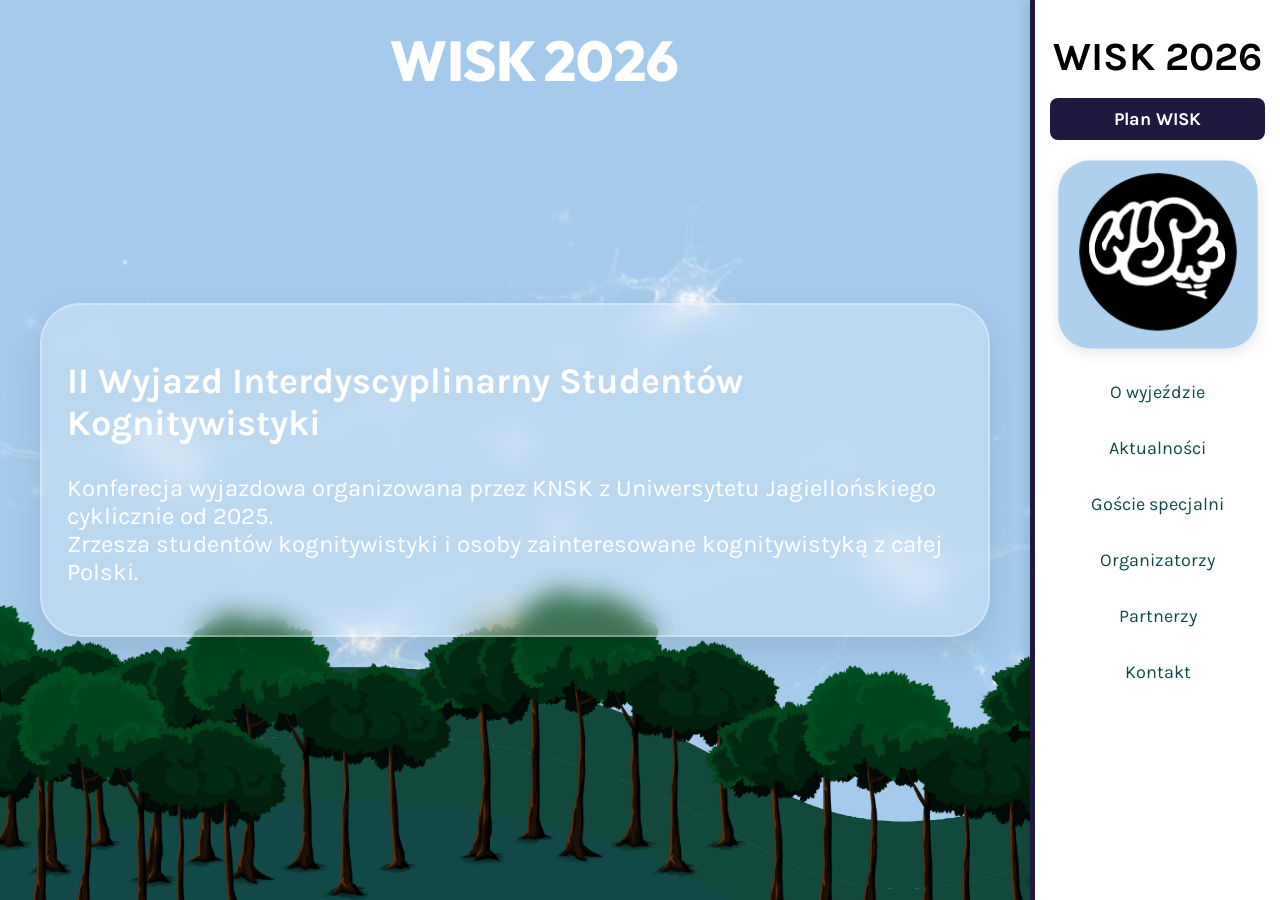
<file: index.html>
<!DOCTYPE html>
<html lang="pl">

<head>
    <meta charset="UTF-8">
    <meta name="viewport" content="width=device-width, initial-scale=1.0">
    <title>WISK 2026</title>
    <link href="https://fonts.googleapis.com/css2?family=Outfit:wght@600&family=Karla:wght@400;700&display=swap" rel="stylesheet">
    <link rel="stylesheet" href="styles.css">
    <link rel="stylesheet" href="themes.css">
</head>

<body>
    <button class="hamburger-menu" aria-label="Toggle menu">
        &#9776;
    </button>

    <nav class="side-menu right-menu">
        <h2 class="title">WISK 2026</h2>
        <ul id="menu-list">
            <li class="menu-terminarz"><a href="terminarz.html">Plan WISK</a></li>
            <li class="logo">
                <a href="#home"><img src="images/14.png" alt="Logo" /></a>
            </li>
            <li><a href="#about">O wyjeździe</a></li>
            <li><a href="#updates">Aktualności</a></li>
            <li><a href="#speakers">Goście specjalni</a></li>

            <li><a href="#organizers">Organizatorzy</a></li>
            <li><a href="#partners">Partnerzy</a></li>
            <li><a href="#contact">Kontakt</a></li>
        </ul>
    </nav>

    <main>
        <section id="home" class="section sunrise">
            <!-- <li class="logo_uj">
                <a href="https://www.google.com/"><img src="images/11.png" alt="Uniwersytet" /></a>
            </li> -->
            <h1>WISK 2026</h1>
            <div class="content-cloud">
                <h2>II Wyjazd Interdyscyplinarny Studentów Kognitywistyki</h2>
                <p>Konferecja wyjazdowa organizowana przez KNSK z Uniwersytetu Jagiellońskiego cyklicznie od 2025.<br>Zrzesza studentów kognitywistyki i osoby zainteresowane kognitywistyką z całej Polski. </p>
            </div>
        </section>

        <section id="about" class="section light_mountains">
            <h1>O wyjeździe</h1>
            <div class="about-container">
                <div class="content-cloud">
                    <p>Dziękujemy wszystkim za udział w tegorocznym wyjeźdźie!</p>
                    <P>Księgę abstraktów można <a href="ksiega_abstraktow.pdf" target="_blank">pobrać tutaj!</a></P>
                    <p><strong>Zapraszamy za rok!</strong></p>
                </div>

                <div class="about-map-cloud">
                    <iframe src="https://www.google.com/maps/embed?pb=!1m18!1m12!1m3!1d10400.816637604752!2d20.028615439941724!3d49.32935344430071!2m3!1f0!2f0!3f0!3m2!1i1024!2i768!4f13.1!3m3!1m2!1s0x4715f3da7a9ac8dd%3A0xc3611a5afc012c17!2sLimba%20Resort%20Komfort!5e0!3m2!1spl!2sus!4v1771448995587!5m2!1spl!2sus" width="600" height="450" style="border:0;" allowfullscreen="" loading="lazy" referrerpolicy="no-referrer-when-downgrade"></iframe>
                </div>
            </div>
        </section>

        <section id="updates" class="section light_mountains">
            <h1>Aktualności</h1>
            <div class="news-container">
                <article class="news-post content-cloud">
                    <div class="post-date">
                        <span class="day">9</span>
                        <span class="month">MAR</span>
                        <span class="year">2026</span>
                    </div>
                    <div class="post-content">
                        <h3 class="post-title">Opublikowaliśmy listę zakwalifikowanych uczestników</h3>
                        <p class="post-excerpt">Kolejne informacje dotyczące wpłat są dla Was dostępne mailowo</p>
                    </div>
                </article>

                <article class="news-post content-cloud">
                    <div class="post-date">
                        <span class="day">4</span>
                        <span class="month">MAR</span>
                        <span class="year">2026</span>
                    </div>
                    <div class="post-content">
                        <h3 class="post-title">Spotkanie organizacyjne</h3>
                        <p class="post-excerpt">Odbyło się o godzinie 18.00</p>
                    </div>
                </article>

                <article class="news-post content-cloud">
                    <div class="post-date">
                        <span class="day">5</span>
                        <span class="month">GRU</span>
                        <span class="year">2025</span>
                    </div>
                    <div class="post-content">
                        <h3 class="post-title">Nowi partnerzy dołączyli</h3>
                        <p class="post-excerpt">Mamy przyjemność ogłosić, że do grona naszych partnerów dołączyły nowe koła kognitywistyczne :D</p>
                    </div>
                </article>

                <article class="news-post content-cloud">
                    <div class="post-date">
                        <span class="day">15</span>
                        <span class="month">PAŹ</span>
                        <span class="year">2025</span>
                    </div>
                    <div class="post-content">
                        <h3 class="post-title">Utworzenie Komitetu Organizacyjnego</h3>
                        <p class="post-excerpt">Informujemy, że utworzony został Komitet Organizacyjny i rozpoczynamy pracę nad konferencją</p>
                    </div>
                </article>
            </div>
        </section>

        <section id="speakers" class="section trees_sunset">
            <h1>Goście specjalni</h1>
            <div class="content-cloud">
                <h2>Nasi goście</h2>
                <div class="speakers-container">
                    <a class="contact-link facebook" href="prelegenci.html#one">dr Magdalena Reuter</a>
                    <a class="contact-link event" href="prelegenci.html#two">dr Matylda Ciołkosz</a>
                    <a class="contact-link instagram" href="prelegenci.html#three">Michał Domagała</a>
                </div>
            </div>
        </section>

        <section id="organizers" class="section trees_sunset">
            <h1>Organizatorzy</h1>
            <div class="content-cloud" style="width: 90%; max-width: 1200px;">
                <p>Organizatorem wyjazdu jest Koło Naukowe Studentów Kognitywistyki na Uniwersytecie Jagiellońskim <strong>KNSK UJ</strong>, działające pod Katedrą Kognitywistki UJ</p>
                <p>W Komitecie Organizacyjnym stojącym za WISKiem znajduje się az 15 osób! Pracujemy w następujących sekcjach:</p>
                <div class="organizers-container">
                    <div class="organizer-chip promo"><strong>Sekcja Promocji:</strong> Olga Stokłosa, Natalia Andrzejewska, Emilia Magiera, Marzena Grochowska</div>
                    <div class="organizer-chip logi"><strong>Sekcja Logistyki:</strong> Emilia Magiera, Emilia Wojdyło, Daria Hrebeniuk</div>
                    <div class="organizer-chip docs"><strong>Sekcja Wniosków:</strong> Kinga Szafron, Rafał Górski, Jan Famulski, Adam Naumiec</div>
                    <div class="organizer-chip finance"><strong>Sekcja Finansów:</strong> Maria Sulej, Angelika Sapryka</div>
                    <div class="organizer-chip science"><strong>Sekcja Naukowa:</strong> Anna Cerajewska, Aleksandra Kuchta</div>
                    <div class="organizer-chip it"><strong>Sekcja Informatyczna:</strong> Jan Sakłak, Emilia Magiera, Olga Stoklosa, Daria Hrebeniuk</div>
                </div>
            </div>
        </section>

        <section id="partners" class="section lavender_mountains">
            <h1>Nasi partnerzy</h1>
            <div class="content-cloud" style="width: 90%; max-width: 1200px;">
                <div class="partners-container">
                    <div class="partner-cloud">
                        <span>Katedra Kognitywistyki Uniwersytetu Jagiellońskiego</span>
                        <img src="logos/katedra.png" alt="logo" />
                    </div>
                    <div class="partner-cloud">
                        <span>Rada Kół Naukowych RKN UJ</span>
                        <img src="logos/rkn.png" alt="logo" />
                    </div>

                    <div class="partner-cloud">
                        <span>Fundacja Bratniak Uniwersytetu Jagiellońskiego</span>
                        <img src="logos/bratniak.png" alt="logo" />
                    </div>
        
                    <div class="partner-cloud">
                        <span>Instytut Religioznawstwa UJ</span>
                        <img src="logos/IR_logotyp_PL_ujbluegold.png" alt="Instytut Religioznawstwa UJ" />
                    </div>

                    <div class="partner-cloud">
                        <span>Koło Naukowe Studentów Kognitywistyki z UKENu</span>
                        <img src="logos/uken.jpg" alt="logo" />
                    </div>
        
                    <div class="partner-cloud">
                        <span>Koło Naukowe Studentów Uniwersytetu Śląskiego "Do Góry Mózgami"</span>
                        <img src="logos/us.png" alt="logo" />
                    </div>

                    <div class="partner-cloud">
                        <span>Koło Naukowe Neuroinformatyki UW</span>
                    </div>
                </div>
            </div>
        </section>

        <section id="contact" class="section indigo_trees">
            <h1>Kontakt</h1>
            <div class="content-cloud">
                <div class="contact-links-inline" style="display: flex; flex-wrap: wrap; gap: 20px; justify-content: center;">
                    <a class="contact-link facebook" href="https://www.facebook.com/kolokogniuj" target="_blank" rel="noopener noreferrer">Facebook</a>
                    <a class="contact-link event" href="https://fb.me/e/7upfKqDjj" target="_blank" rel="noopener noreferrer">Wydarzenie na FB</a>
                    <a class="contact-link instagram" href="https://www.instagram.com/knskuj/" target="_blank" rel="noopener noreferrer">Instagram</a>
                    <a class="contact-link mail" href="mailto:wiskognitywistyki@gmail.com">Mail</a>
                </div>
            </div>
            
            <div class="content-cloud abstract-book-cloud" style="margin-top: 30px;">
                <p>Na koniec konferencji udostępnimy księgę abstraktów!</p>
            </div>
        </section>

    </main>
    <script src="script.js"></script>
</body>
</html>
</file>
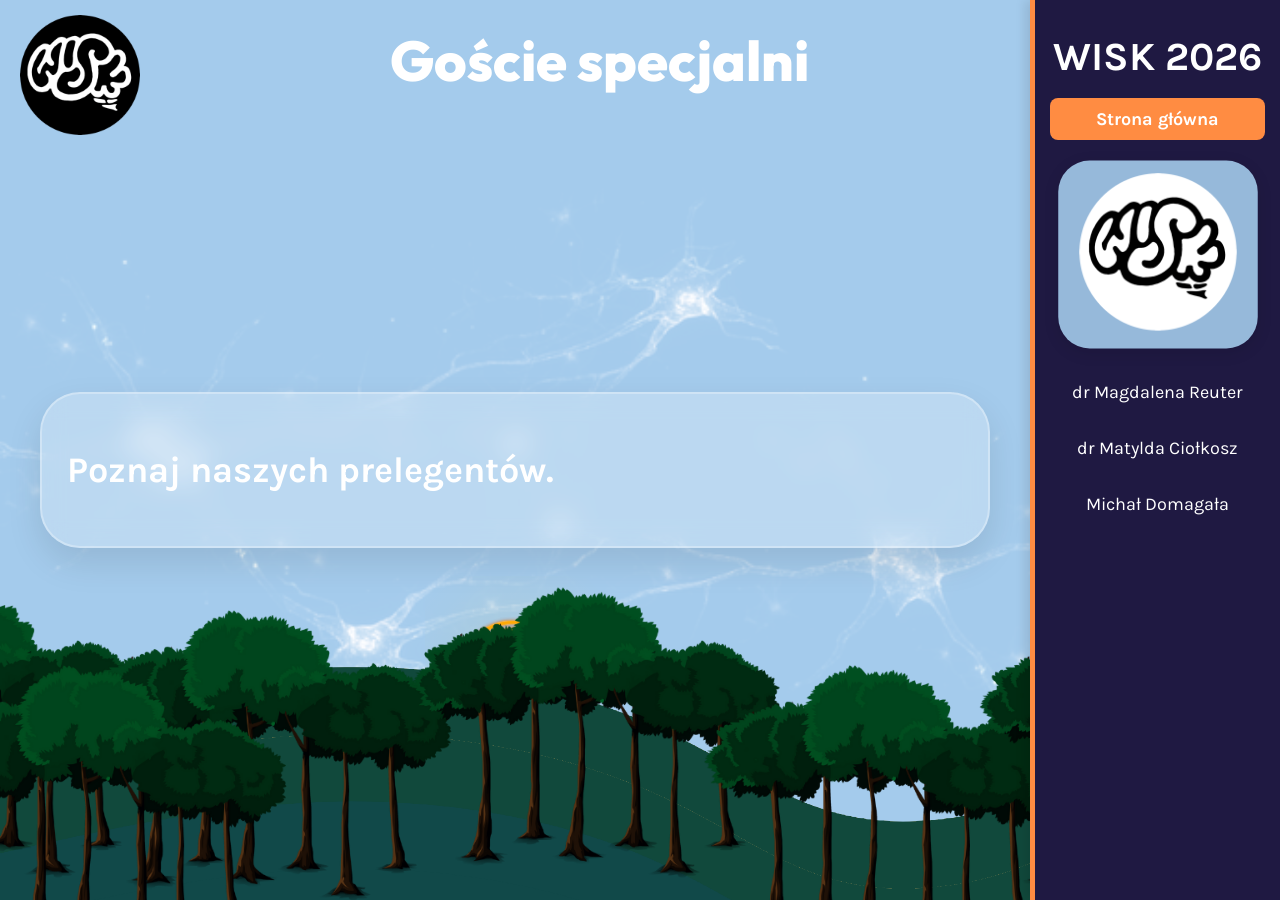
<file: prelegenci.html>
<!DOCTYPE html>
<html lang="pl">

<head>
    <meta charset="UTF-8">
    <meta name="viewport" content="width=device-width, initial-scale=1.0">
    <title>WISK 2026 - Prelegenci</title>
    <link href="https://fonts.googleapis.com/css2?family=Outfit:wght@600&family=Karla:wght@400;700&display=swap" rel="stylesheet">
    <link rel="stylesheet" href="styles.css">
    <link rel="stylesheet" href="themes.css">
</head>

<body class="prelegenci-page">
    <button class="hamburger-menu" aria-label="Toggle menu">
        &#9776;
    </button>

    <nav class="side-menu right-menu">
        <h2 class="title">WISK 2026</h2>
        <ul id="menu-list">
            <li class="menu-terminarz"><a href="index.html#speakers">Strona główna</a></li>
            <li class="logo">
                <a href="#home"><img src="images/11.png" alt="Logo" /></a>
            </li>
            <li><a href="#one">dr Magdalena Reuter</a></li>
            <li><a href="#two">dr Matylda Ciołkosz</a></li>
            <li><a href="#three">Michał Domagała</a></li>
        </ul>
    </nav>

    <main>
        <section id="home" class="section sunrise section-right">
            <li class="logo_uj">
                <a href="https://www.google.com/"><img src="images/14.png" alt="Uniwersytet" /></a>
            </li>
            <h1>Goście specjalni</h1>
            <div class="content-cloud">
                <h2>Poznaj naszych prelegentów.</h2>
            </div>
        </section>

        <section id="one" class="section light_mountains section-right">
            <h1>dr Magdalena Reuter</h1>
            <h2>Metoda mikrofenomenologiczna w badaniu subiektywnego doświadczenia.</h2>
            <div class="content-cloud scrollable-cloud">
                
                <p>Celem wystąpienia i warsztatów jest zaprezentowanie metody wywiadu mikrofenomenologicznego jako drugoosobowej metody w badaniu doświadczenia. Jest
to empiryczna metoda fenomenologiczna zaproponowana przez francuską fenomenolożkę Claire Petitmengin (2006). Metoda ta odpowiada na wyzwania
współczesnych problemów kognitywistyki związanych z koniecznością badania doświadczenia z perspektywy osoby badanej. Metoda ta nazywana jest drugoosobową,
gdyż osoba przeprowadzająca wywiad wchodzi w relację drugoosobową z osobą badaną, kierując wywiadem w taki sposób, aby wydobyć strukturę badanego
doświadczenia. Polega ona na przeprowadzeniu wywiadów częściowo ustrukturyzowanych na temat różnego typu doświadczeń. Może to dotyczyć zarówno
doświadczeń z odległej przeszłości jak i doświadczeń, które wystąpiły tuż przed przeprowadzeniem wywiadu: mamy więc dwa typy doświadczeń – wywoływane lub
prowokowane. Wywiad polega na wprowadzeniu badanego w stan ewokacji, czyli przywołania doświadczenia i zadawaniu pytań w taki sposób by badany skupiał się
na tym doświadczeniu a nie uogólnieniach, kontekście czy reprezentacjach nie mających z nim nic wspólnego. Celem badania jest też prowadzenie wywiadu w taki
sposób, aby wydobyć czasową strukturę doświadczenia (wymiar diachroniczny) oraz skupić się na wybranym momencie doświadczenia (wymiar synchroniczny).
Metoda wywiadu mikrofenomenologicznego, znalazła swoje szerokie zastosowanie praktyczne, zarówno w projektach wpisujących się w nurt badań
kognitywistycznych, jak i szeroko rozumianej fenomenologii. Przykładami takich badań są badania intuicji (C. Petitmengin, 1999; A. Remillieux, 2014), badania
doświadczeń słuchowych (C. Petitmengin et al. 2009), badanie radzenia sobie ze zmianą (A. Remillieux et al. 2010), mikrofenomenologiczne badanie doświadczenia
słynnej „iluzji gumowej ręki” (C. Valenzuela-Moguillansky et al., 2013), badanie wyłaniania się myśli (Petitmengin, 2007; Petitmengin 2016), badanie doświadczenia
ataków padaczki (Petitmengin, 2007), badanie doświadczenia bólu (Valenzuela-Moguillansky, 2013), doświadczeń medytacyjnych (Petitmengin et al., 2019,
Petitmengin et al. 2017), podejmowania decyzji (Petitmengin, et al., 2013), badanie doświadczeń podczas snu (Alcaraz-Sánchez et al., 2022) oraz badanie wizualizacji
narracji (Nowak et al. 2018).</p>
                <p><strong>W wystąpieniu przedstawię główne założenia metody mikrofenomenologicznej oraz pokażę na czym polega przebieg wywiadu. Podczas
warsztatów uczestnicy będą mogli się wcielić w badanych i badaczy i przeprowadzić krótkie wywiady na temat prostych doświadczeń takich jak
zapamiętanie matrycy liczb, wyobrażenie sobie obiektu, przeliterowanie słowa lub doświadczenia słuchania muzyki</strong></p>
            </div>
        </section>

        <section id="two" class="section indigo_trees section-right">
            <h1>dr Matylda Ciołkosz</h1>
            <h2>Jak kognitywne są kognitywno-ewolucyjne nauki o religii?</h2>
            <div class="content-cloud scrollable-cloud">
                
                <p>Wykład będzie wprowadzeniem do kognitywno-ewolucyjnych nauk o religii (CESR),
zwanych również w Polsce religioznawstwem kognitywnym lub kognitywistyką
religii. Wykład streści historię tej subdyscypliny religioznawstwa oraz wskaże, jakie
są jej główne obszary badawcze i z jakich ustaleń teoretycznych kognitywistyki
czerpie. Wspólnie zastanowimy się, jakie ograniczenia i możliwości wynikają z ram
teoretycznych i metodologicznych przyjętych przez CESR.</p>
            </div>
        </section>

        <section id="three" class="section lavender_mountains section-right">
            <h1>Michał Domagała</h1>
            <h2>Zastosowanie technik przetwarzania języka naturalnego w analizie danych tekstowych w psychologii</h2>
            <div class="content-cloud scrollable-cloud">
                
                <p>Metody jakościowe w psychologii, oparte na swobodnych wypowiedziach, wywiadach czy opisach własnych
doświadczeń, dostarczają cennych informacji o psychice jednostki, ale często napotykają na ograniczenia związane z
subiektywną interpretacją, brakiem mierzalnych wskaźników oraz czasochłonnością. Rozwiązaniem może być
przetwarzanie języka naturalnego (ang. Natural Language Processing, NLP), zbiór technik pozwalających
automatycznie wydobywać i analizować cechy leksykalne i semantyczne tekstu.
Celem warsztatów jest praktyczne wprowadzenie uczestników w wykorzystanie NLP w psychologii. Uczestnicy będą
pracować na prawdziwych danych tekstowych, takich jak swobodne wypowiedzi, wypracowania czy posty z mediów
społecznościowych. Warsztat rozpocznie się od wprowadzenia prostych technik opartych na częstości słów, poprzez
techniki przybliżające znaczenie semantyczne wypowiedzi i mierzenie podobieństwa między nimi, aż po zaawansowane
modele kontekstowe oparte na neuronowych reprezentacjach języka.
Warsztaty mają za zadanie pokazać, jak dzięki NLP można charakteryzować indywidualne różnice w stylu językowym i
myślowym, analizować znaczenie dominujących pojęć oraz porównywać wypowiedzi pod względem ich treści i
semantyki</p>
            </div>
        </section>
    </main>

    <script src="script.js"></script>
</body>

</html>
</file>
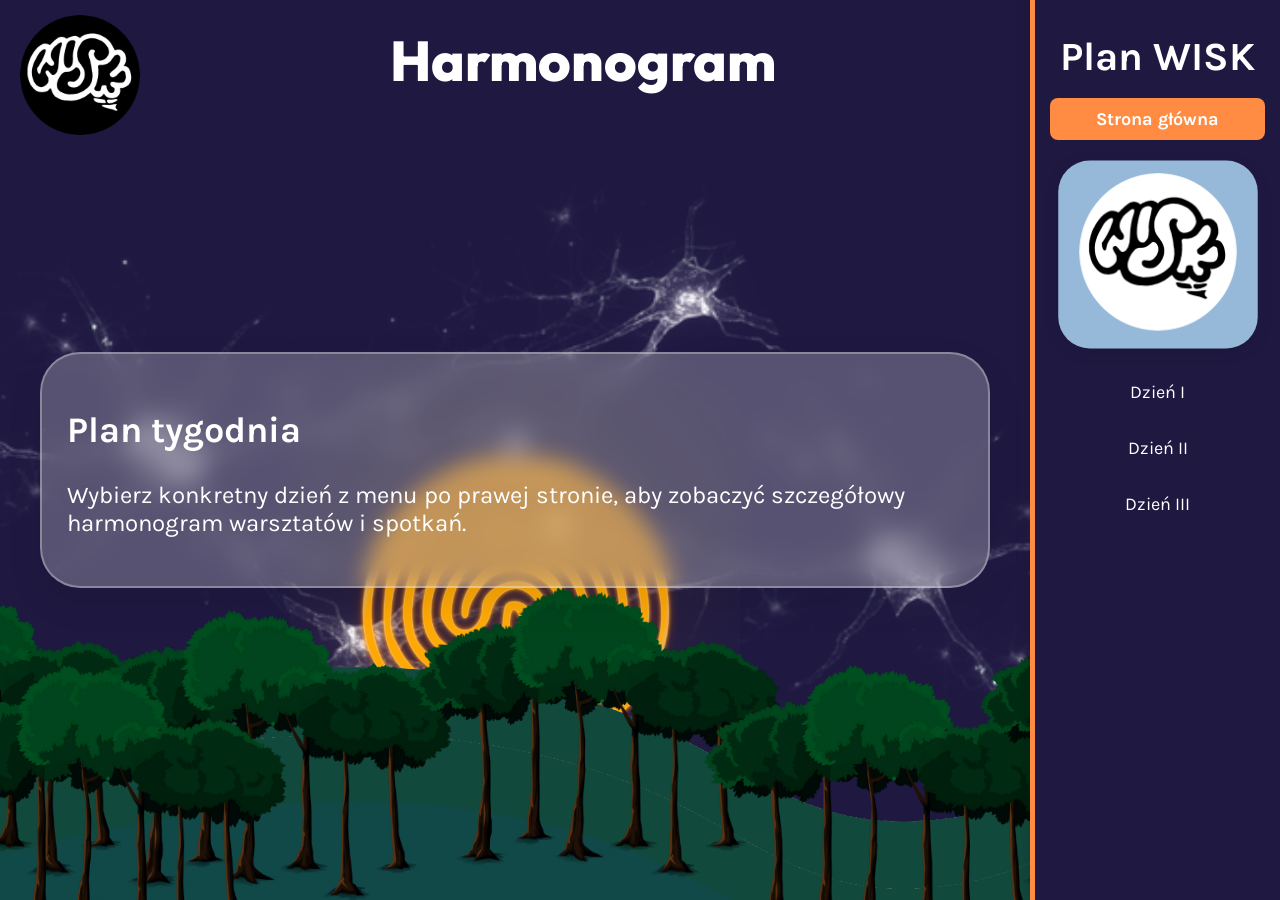
<file: terminarz.html>
<!DOCTYPE html>
<html lang="pl">

<head>
    <meta charset="UTF-8">
    <meta name="viewport" content="width=device-width, initial-scale=1.0">
    <title>WISK 2026 - Terminarz</title>
    <link href="https://fonts.googleapis.com/css2?family=Outfit:wght@600&family=Karla:wght@400;700&display=swap" rel="stylesheet">
    <link rel="stylesheet" href="styles.css">
    <link rel="stylesheet" href="themes.css">
</head>

<body class="terminarz-page">
    <button class="hamburger-menu" aria-label="Toggle menu">
        &#9776;
    </button>

    <nav class="side-menu right-menu">
        <h2 class="title">Plan WISK</h2>
        <ul id="menu-list">
            <li class="menu-terminarz"><a href="index.html">Strona główna</a></li>
            <li class="logo">
                <a href="#home"><img src="images/11.png" alt="Logo" /></a>
            </li>
            <li><a href="#one">Dzień I</a></li>
            <li><a href="#two">Dzień II</a></li>
            <li><a href="#three">Dzień III</a></li>
        </ul>
    </nav>

    <main>
        <section id="home" class="section indigo_trees section-right">
            <li class="logo_uj">
                <a href="https://www.google.com/"><img src="images/14.png" alt="Uniwersytet" /></a>
            </li>
            <h1>Harmonogram</h1>
            <div class="content-cloud">
                <h2>Plan tygodnia</h2>
                <p>Wybierz konkretny dzień z menu po prawej stronie, aby zobaczyć szczegółowy harmonogram warsztatów i spotkań.</p>
            </div>
        </section>

        <section id="one" class="section lavender_waves section-right">
            <h1>Piątek, 10 kwietnia 2026</h1>
            <div class="content-cloud">
                <ul class="schedule-list">
                    <li><span>13:10: <strong>ZBIÓRKA NA AUTOKAR</strong></span></li>
                    <li><span>15:00 - 15:30: Przyjazd i zakwaterowanie uczestników</span></li>
                    <li><span>16:00 - 17:00: Obiad</span></li>
                    <li><span>17:00: Inauguracja</span></li>
                    <li><span>17:30 - 19:30:</span> <strong>Warsztaty z Michałem Domagałą</strong></li>
                    <div class="speakers-list">
                        <div class="speaker-row">
                            <span class="topic">Zastosowanie technik przetwarzania języka naturalnego w analizie danych tekstowych w psychologii</span>
                        </div>
                    </div>
                    <li><span>19:30 - 20:30: Kolacja</span></li>
                    
                    <li><span>20:30 - 20:45: Przerwa</span></li>

                    <li class="panel-item">
                        <div class="time-row"><span>20:45 - 21:45:</span> <strong>Panel I</strong></div>
                        <div class="speakers-list">
                            <div class="speaker-row">
                                <span class="name">Daria Hrebeniuk</span>
                                <span class="topic">Przewidzieć ADHD - próba diagnozy uczeniem maszynowym na podstawie danych okulograficznych</span>
                            </div>
                            <div class="speaker-row">
                                <span class="name">Patrycja Matuk</span>
                                <span class="topic">Od architektury sieciowej po interocepcję: Jakie mechanizmy neuronalne stoją za trudnościami w procesie uczenia się u osób z ADHD?</span>
                            </div>
                            <div class="speaker-row">
                                <span class="name">Michał Kubit</span>
                                <span class="topic">Najciemniej pod latarnią. Stopień pobudliwości fotoreceptorów melanopsynowych nowym biomarkerem ADHD?</span>
                            </div>
                        </div>
                    </li>

                    <li><span>21:45 - 22:00: Przerwa</span></li>

                    <li><span>22:00 - do ostatniego gracza: Wieczór z planszówkami</span></li>
                </ul>
            </div>
        </section>

        <section id="two" class="section light_neurons section-right">
            <h1>Sobota, 11 kwietnia 2026</h1>
            <div class="content-cloud">
                <ul>
                    <li><span>9:00 - 10:00: Śniadanie</span></li>
                    <li><span>10:00 - 11:30:</span> <strong>Wystąpienie dr Magdaleny Reuter</strong></li>
                    <div class="speakers-list">
                        <div class="speaker-row">
                            <span class="topic">Metoda mikrofenomenologiczna w badaniu subiektywnego doświadczenia.</span>
                        </div>
                    </div>

                    <li><span>11:30 - 11:45: Przerwa</span></li>
                    
                    <li class="panel-item">
                        <div class="time-row"><span>11:45 - 12:45:</span> <strong>Panel II</strong></div>
                        <div class="speakers-list">
                            <div class="speaker-row">
                                <span class="name">Anna Cerajewska</span>
                                <span class="topic">Twórczość a psychodeliki – historyczne intuicje artystów vs współczesne badania naukowe</span>
                            </div>
                            <div class="speaker-row">
                                <span class="name">Wiktoria Kleczyk</span>
                                <span class="topic">Mythdown: między mitem, AI a nauką, czyli o filozofii Nicka Landa</span>
                            </div>
                            <div class="speaker-row">
                                <span class="name">Maria Sulej i Magda Jurkun</span>
                                <span class="topic">Boski algorytm i twórczość w pikselach, czyli iluzja podmiotowości sztucznej inteligencji w religii oraz sztuce</span>
                            </div>
                        </div>
                    </li>

                    <li><span>12:45 - 13:00: Przerwa</span></li>

                    <li class="panel-item">
                        <div class="time-row"><span>13:00 - 14:00:</span> <strong>Panel III</strong></div>
                        <div class="speakers-list">
                            <div class="speaker-row">
                                <span class="name">Barbara Binkowska</span>
                                <span class="topic">Jak medytacja może pomóc nam w radzeniu sobie z codziennością? O potencjalnym związku między jednorazową medytacją mindfulness a procesami uwagowymi</span>
                            </div>
                            <div class="speaker-row">
                                <span class="name">Natalia Andrzejewska</span>
                                <span class="topic">Social touch: dlaczego dotyk drugiej osoby uśmierza ból?</span>
                            </div>
                            <div class="speaker-row">
                                <span class="name">Aleksandra Kuchta</span>
                                <span class="topic">Czytanie w myślach: dystopijna wizja czy realny kierunek badań? Dekodowanie i rekonstrukcja obrazów mentalnych na podstawie sygnału EEG</span>
                            </div>
                        </div>
                    </li>

                    <li><span>14:00 - 15:00: Obiad</span></li>
                    <li><span>15:00 - 15:15: Przerwa</span></li>

                    <li class="panel-item">
                        <div class="time-row"><span>15:15 - 16:15:</span> <strong>Panel IV</strong></div>
                        <div class="speakers-list">
                            <div class="speaker-row">
                                <span class="name">Mateusz Dębski</span>
                                <span class="topic">Typy świadomości a współczesne modele teoretyczne: problem wieloznaczności pojęcia i jego konsekwencje dla badań</span>
                            </div>
                            <div class="speaker-row">
                                <span class="name">Kornelia Klimczak</span>
                                <span class="topic">Efekt czystej ekspozycji</span>
                            </div>
                            <div class="speaker-row">
                                <span class="name">Daria Ciuł</span>
                                <span class="topic">Między wiarą a wiedzą: Jak powstają fałszywe wspomnienia w pamięci o charakterze rekonstrukcyjnym?</span>
                            </div>
                        </div>
                    </li>
                    
                    <li><span>16:15 - 17:00: Przerwa</span></li>

                    <li><span>17:00 - 18:30:</span> <strong>Wystąpienie dr Matyldy Ciołkosz</strong></li>
                    <div class="speakers-list">
                        <div class="speaker-row">
                            <span class="topic">Jak kognitywne są kognitywno-ewolucyjne nauki o religii?</span>
                        </div>
                    </div>
                    <li><span>18:30 - 19:30: Kolacja</span></li>
                    <li><span>19:30 - 19:45: Przerwa</span></li>
                    <li class="panel-item">
                        <div class="time-row"><span>19:45 - 20:45:</span> <strong>Panel V</strong></div>
                        <div class="speakers-list">
                            <div class="speaker-row">
                                <span class="name">Emilia Magiera</span>
                                <span class="topic">Jak sobie pościelisz, tak się wyśpisz - wpływ preprocessingu na wiarygodność analizy sygnału EEG.</span>
                            </div>
                            <div class="speaker-row">
                                <span class="name">Jan Sakłak</span>
                                <span class="topic">Zastosowanie Grafowych Sieci Neuronowych (GNN) do analizy funkcjonalnej konektywności mózgu w sygnale EEG</span>
                            </div>
                            <div class="speaker-row">
                                <span class="name">Kinga Szafron</span>
                                <span class="topic">Minority pulls the mean – o tym co faktycznie oznacza wykrycie efektu w psychologii?</span>
                            </div>
                        </div>
                    </li>
                    <li><span>22:00 - do ostatniego dyskutanta: Kognikawka</span></li>
                </ul>
            </div>
        </section>

        <section id="three" class="section dark_cyan_waves section-right">
            <h1>Niedziela, 12 kwietnia 2026</h1>
            <div class="content-cloud">
                <ul>
                    <li><span>9:00 - 10:00: Śniadanie</li>
                    <li><span>10:00: <strong>WYMELDOWANIE Z POKOI</strong></li>
                    <li class="panel-item">
                        <div class="time-row"><span>10:30 - 11:10:</span> <strong>Panel VI</strong></div>
                        <div class="speakers-list">
                            <div class="speaker-row">
                                <span class="name">Patrycja Słapczyńska i Tomasz Marek</span>
                                <span class="topic">Gry poważne jako wsparcie interwencji terapeutycznej w zaburzeniach neurorozwojowych i depresji - przegląd i opracowanie</span>
                            </div>
                            <div class="speaker-row">
                                <span class="name">Nina Ungier i Melania Śliwińska</span>
                                <span class="topic">Wojna Płci - przegląd literatury</span>
                            </div>
                            <div class="speaker-row">
                                <span class="name">Rafał Górski</span>
                                <span class="topic">Metodologia badań wpływu lęku przed matematyką na wybór ścieżki kariery</span>
                            </div>
                        </div>
                    </li> 
                    <li><span>12:00: <strong>WYJAZD</strong></li>
                    <li><span>15:00: Przyjazd do Krakowa</li>
                </ul>
            </div>
        </section>
    </main>

    <script src="script.js"></script>
</body>

</html>
</file>
<file: styles.css>
:root {
  --white: #FFFFFF;
  --black: hsl(0, 0%, 0%);
  --orange: #FF8C42;
  --light-orange: #F2E6D9;
  --gray-lavender: #8C7B9E;
  --gray-cyan: #3E7C7C;
  --dark-cyan: #114949;
  --dark-indigo: #1f1942;
  --light-gray: #A5A4A4;
  --shadow-color: rgba(0, 0, 0, 0.1);
  --translucent-white: rgba(255, 255, 255, 0.95);
  --side-menu-width: 250px;
}

.partners-container {
    display: flex;
    flex-wrap: wrap;
    gap: 20px;
    justify-content: center;
    width: 100%;
    margin-top: 20px;
}

.partner-cloud {
    background: rgba(164, 203, 236, 0.85);
    color: var(--dark-indigo);
    padding: 15px 30px;
    border-radius: 50px;
    display: flex;
    align-items: center;
    gap: 15px;
    font-size: 1.1rem;
    font-weight: 700;
    backdrop-filter: blur(5px);
    box-shadow: 0 4px 15px rgba(0, 0, 0, 0.1);
    border: 2px solid white;
    transition: transform 0.3s ease, box-shadow 0.3s ease;
}

.partner-cloud img {
    height: 45px;
    width: auto;
    object-fit: contain;
    filter: drop-shadow(0px 2px 4px rgba(0,0,0,0.1));
}

.partner-cloud:hover {
    transform: scale(1.05) translateY(-3px);
    box-shadow: 0 8px 20px rgba(0, 0, 0, 0.15);
}

.side-menu {
    position: fixed;
    right: 0;
    top: 0;
    height: 100vh;
    width: 250px;
    background: var(--white);
    z-index: 1000;
    overflow-y: auto;
    border-left: 5px solid var(--orange);
    box-shadow: -5px 0 10px var(--shadow-color);
}

body:not(.terminarz-page):not(.prelegenci-page) .side-menu {
    border-left-color: var(--dark-indigo);
}

.title {
    font-size: 2.5rem;
    font-weight: bold;
    color: var(--dark-teal);
    margin-bottom: 0;
    text-align: center;
}

.side-menu a {
    color: var(--dark-cyan);
    text-decoration: none;
    font-size: 18px;
    display: block;
    padding: 12px 20px;
    margin: 5px 15px; /* Odstęp od krawędzi menu */
    text-align: center;
    transition: all 0.4s cubic-bezier(0.175, 0.885, 0.32, 1.275);
    border-radius: 30px; /* Przygotowanie pod chmurkę */
}

.side-menu a.active {
    background: rgba(164, 203, 236, 0.9); /* Jasnoniebieski */
    color: var(--dark-indigo);
    font-weight: 700;
    box-shadow: 0 4px 15px rgba(0, 0, 0, 0.1);
    transform: scale(1.05);
}

/* Usunięcie poprzedniego paska active */
.side-menu a.active::after {
    display: none;
}

* {
    box-sizing: border-box;
}

html, body {
    margin: 0;
    padding: 0;
    font-family: 'Karla', sans-serif;
    scroll-behavior: smooth;
    height: 100%;
    overflow: hidden;
}

body {
    background-repeat: repeat-y;
    font-size: 1.5rem;
}

main {
    width: calc(100vw - 250px);
    height: 100vh;
    max-width: 100vw;
    overflow-y: scroll;
    scroll-snap-type: y mandatory;
    scrollbar-width: none;
    -ms-overflow-style: none;
}

main::-webkit-scrollbar {
    display: none;
}

.side-menu ul {
    list-style: none;
    padding: 0;
    margin: 0;
    padding-top: 8px;
}

.side-menu li {
    margin: 10px 0;
}

.menu-terminarz a {
    background-color: var(--dark-indigo);
    color: var(--white);
    border-radius: 8px;
    padding: 10px 15px; /* Zmniejszony padding */
    font-weight: 700;
}

.terminarz-page .side-menu,
.prelegenci-page .side-menu {
    background: var(--dark-indigo);
}

.terminarz-page .side-menu .title,
.prelegenci-page .side-menu .title,
.terminarz-page .side-menu a,
.prelegenci-page .side-menu a {
    color: var(--white);
}

.terminarz-page .side-menu a.active,
.prelegenci-page .side-menu a.active {
    color: var(--orange);
}

.terminarz-page .menu-terminarz a,
.prelegenci-page .menu-terminarz a {
    background-color: var(--orange);
}

    /* --- NOWE STYLE TERMINARZA --- */

/* Zwiększenie odstępów między głównymi punktami */
/* Zwiększenie odstępów między głównymi punktami programu */
.schedule-list {
    list-style: none;
    padding: 0;
}

.schedule-list > li {
    margin-bottom: 25px; /* Duży odstęp między informacjami */
    line-height: 1.4;
}

/* Stylizacja godzin */
.schedule-list li span:first-child {
    display: inline-block;
    min-width: 130px; /* Wyrównanie godzin w pionie */
    color: var(--dark-indigo);
    opacity: 0.9;
}

/* Sekcja prelegentów pod Panelem */
.speakers-list {
    margin-top: 10px;
    padding-left: 120px; /* Przesunięcie, by tekst był pod nazwą Panelu, nie pod godziną */
    border-left: 2px solid var(--orange); /* Akcent kolorystyczny */
    margin-left: 10px;
}

.speaker-row {
    display: flex;
    flex-direction: column;
    margin-bottom: 12px;
}

.speaker-row .name {
    font-weight: 700;
    font-size: 1.3rem;
    color: var(--white);
}

.speaker-row .topic {
    font-style: italic;
    font-size: 1.1rem;
    color: hsl(0, 0%, 97%);
}

/* Responsywność dla urządzeń mobilnych */
@media (max-width: 768px) {
    .schedule-list li span:first-child {
        display: block;
        margin-bottom: 5px;
    }
    .speakers-list {
        padding-left: 15px;
        margin-left: 0;
    }
}

/* SEKACJE */
.section {
    position: relative;
    /* Zmieniamy na min-height, by treść mogła się rozrosnąć, jeśli ekran jest za mały */
    min-height: 100vh; 
    display: flex;
    flex-direction: column;
    justify-content: center; /* Centruje zawartość w pionie */
    align-items: center;
    /* Zmniejszamy padding, by treść miała więcej miejsca */
    padding: 80px 40px 40px 40px; 
    scroll-snap-align: start;
    scroll-snap-stop: always;
    box-sizing: border-box;
    overflow: hidden; /* Zapobiega "wylewaniu" się tła */
}

h1 {
    font-family: 'Outfit', sans-serif;
    font-weight: 800;
    font-size: 2.8rem; /* Nieco mniejszy, by zaoszczędzić miejsce */
    position: relative; /* Zmiana z absolute na relative wewnątrz flexboxa */
    top: 0;
    left: 0;
    transform: none;
    margin-bottom: 30px;
    text-align: center;
    width: 100%;
}

.terminarz-page h1,
.prelegenci-page h1 {
    text-align: center;
}

.content-cloud {
    background: rgba(255, 255, 255, 0.25);
    padding: 25px; /* Mniejszy padding wewnętrzny */
    border-radius: 40px;
    backdrop-filter: blur(12px);
    box-shadow: 0 15px 35px rgba(0, 0, 0, 0.1);
    border: 2px solid rgba(255, 255, 255, 0.3);
    z-index: 5;
    width: 100%;
    max-width: 1100px;
    margin: 0 auto;
    /* Dodajemy wewnętrzny scroll, gdyby treść była za długa na małym ekranie */
    max-height: 70vh; 
    overflow-y: auto;
}

.scrollable-cloud {
    max-height: 60vh;
    overflow-y: auto;
    scrollbar-width: thin;
    scrollbar-color: rgba(255, 255, 255, 0.5) transparent;
}

.scrollable-cloud::-webkit-scrollbar {
    width: 8px;
}

.scrollable-cloud::-webkit-scrollbar-track {
    background: transparent;
}

.scrollable-cloud::-webkit-scrollbar-thumb {
    background-color: rgba(255, 255, 255, 0.5);
    border-radius: 10px;
}

.section-right .content-cloud {
    margin-left: auto;
    margin-right: 0;
}

/* O WYJEŹDZIE - SPECYFICZNY UKŁAD */
.about-container {
    display: flex;
    gap: 30px;
    width: 100%;
    align-items: stretch;
    max-width: 1400px;
}

.about-container .content-cloud {
    flex: 1;
    max-width: none;
}

.about-map-cloud {
    flex: 1;
    background: rgba(255, 255, 255, 0.25);
    padding: 15px;
    border-radius: 40px;
    backdrop-filter: blur(12px);
    box-shadow: 0 15px 35px rgba(0, 0, 0, 0.1);
    border: 2px solid rgba(255, 255, 255, 0.3);
    display: flex;
}

.about-map-cloud iframe {
    width: 100%;
    height: 100%;
    min-height: 350px;
    border: none;
    border-radius: 25px;
}

/* ORGANIZATORZY */
.organizers-container {
    display: flex;
    flex-wrap: wrap;
    gap: 15px;
    margin-top: 20px;
}

.organizer-chip {
    padding: 12px 25px;
    border-radius: 50px;
    color: var(--white);
    font-size: 1rem;
    backdrop-filter: blur(8px);
    border: 1px solid rgba(255, 255, 255, 0.3);
    transition: all 0.3s cubic-bezier(0.175, 0.885, 0.32, 1.275); /* Płynniejsza animacja */
    cursor: default;
}

.organizer-chip:hover {
    transform: scale(1.05) translateY(-5px);
    box-shadow: 0 10px 20px rgba(0, 0, 0, 0.2);
    border-color: rgba(255, 255, 255, 0.6);
}

.organizer-chip.promo { background: linear-gradient(135deg, rgba(255, 140, 66, 0.8), rgba(255, 107, 107, 0.8)); }
.organizer-chip.logi { background: linear-gradient(135deg, rgba(230, 187, 188, 1 0.8), rgba(17, 103, 103, 0.8)); }
.organizer-chip.docs { background: linear-gradient(135deg, rgba(140, 123, 158, 0.8), rgba(106, 17, 203, 0.8)); }
.organizer-chip.finance { background: linear-gradient(135deg, rgba(30, 132, 73, 0.8), rgba(11, 82, 46, 0.8)); }
.organizer-chip.it { background: linear-gradient(135deg, rgba(31, 25, 66, 0.8), rgba(63, 94, 251, 0.8)); }
.organizer-chip.science { background: linear-gradient(135deg, rgba(203, 254, 239, 0.8), rgba(146, 43, 33, 0.8)); }

/* PRELEGENCI */
.speakers-container {
    display: flex;
    flex-direction: column;
    gap: 25px;
    width: 100%;
    margin-top: 20px;
    align-items: center;
}

.speakers-container .contact-link {
    width: 100%;
    max-width: 600px;
    font-size: 1.5rem;
    padding: 18px 30px;
    text-align: center;
}

/* AKTUALNOŚCI */
.news-container {
    display: grid; /* Grid lepiej zarządza miejscem niż flex-wrap */
    grid-template-columns: repeat(auto-fit, minmax(300px, 1fr));
    gap: 20px;
    width: 100%;
}

.news-post {
    min-width: 0; /* Fix dla flexboxa/gridu */
    padding: 15px;
}

.news-post:hover {
    transform: scale(1.02) translateY(-5px);
}

.post-date {
    display: flex;
    flex-direction: column;
    align-items: center;
    justify-content: center;
    background: rgba(31, 25, 66, 0.8);
    color: var(--white);
    padding: 10px;
    border-radius: 15px;
    min-width: 80px;
    font-weight: 700;
}

.post-date .day { font-size: 1.8rem; line-height: 1; }
.post-date .month { font-size: 0.9rem; color: var(--orange); }
.post-date .year { font-size: 0.8rem; opacity: 0.8; }

.post-content {
    flex: 1;
}

.post-title {
    font-size: 1.3rem;
    margin-bottom: 5px;
    font-weight: 700;
}

.post-excerpt {
    font-size: 1rem;
    margin: 0 !important;
    line-height: 1.4;
}

@media (max-width: 768px) {
    .news-post {
        min-width: 100%;
        flex-direction: column;
        text-align: center;
    }
}

.contact-links-container {
    display: flex;
    flex-wrap: wrap;
    gap: 30px;
    justify-content: center;
    width: 100%;
}

.contact-links-container .content-cloud {
    padding: 15px; /* Mniejszy padding dla pojedynczych przycisków */
    flex: 0 1 auto;
    margin: 0;
}

.contact-links-container .contact-link {
    min-width: 250px;
}

.contact-link {
    padding: 15px 30px;
    border-radius: 50px;
    text-decoration: none;
    color: var(--white);
    font-weight: 700;
    backdrop-filter: blur(8px);
    border: 2px solid rgba(255, 255, 255, 0.3);
    transition: all 0.3s cubic-bezier(0.175, 0.885, 0.32, 1.275);
}

.contact-link:hover {
    transform: scale(1.05) translateY(-5px);
    box-shadow: 0 10px 25px rgba(0, 0, 0, 0.3);
    border-color: rgba(255, 255, 255, 0.7);
    filter: brightness(1.1);
}

.contact-link.mail { background: rgba(15, 118, 110, 0.8); }
.contact-link.facebook { background: rgba(63, 94, 251, 0.8); }
.contact-link.event { background: rgba(106, 17, 203, 0.8); }
.contact-link.instagram { background: rgba(255, 140, 66, 0.8); }

/* LOGA FIXY */
.logo_uj {
    position: fixed;
    top: 15px;
    left: 20px;
    z-index: 1050;
    list-style: none;
}
.logo_uj img { max-width: 120px; height: auto; }

/* Side menu logo fix */
.side-menu .logo {
    text-align: center;
    margin: 20px 0;
    width: 100%;
    display: flex;
    justify-content: center;
}

.side-menu .logo img {
    width: auto;
    max-width: 150px;
    height: auto;
}

h1 {
    font-family: 'Outfit', sans-serif;
    font-weight: 800;
    font-size: 3.5rem;
    position: absolute; /* Powrót do absolute, aby każdy h1 był w swojej sekcji */
    top: 25px;
    left: calc(50% - 125px); /* Centrowanie w obszarze roboczym (bez menu 250px) */
    transform: translateX(-50%);
    margin: 0;
    z-index: 100;
    width: auto;
    text-align: center;
}

.hamburger-menu {
    display: none;
    position: fixed;
    top: 15px;
    right: 15px;
    font-size: 30px;
    z-index: 1100;
    background: none;
    border: none;
    cursor: pointer;
}

/* MEDIA QUERIES */
@media (max-width: 768px) {
    main {
        width: 100% !important; 
        scroll-snap-type: y proximity;
        height: 100vh;
        overflow-y: auto; /* Zmienione ze scroll */
        scrollbar-width: none;
    }
    .side-menu { 
        position: fixed !important;
        right: -100% !important; 
        left: auto !important;
        width: 80% !important;
        transition: right 0.3s ease-in-out !important;
        display: block !important; /* Upewniamy się, że nie jest ukryte całkowicie */
    }

    .side-menu.active { 
        right: 0 !important; 
    }

    .hamburger-menu { 
        display: block !important; 
        z-index: 1100 !important;
    }
    
    .section {
        padding: 100px 20px 40px 20px;
        height: auto;
        min-height: 100vh;
        justify-content: flex-start;
        overflow-y: visible;
    }

    h1 { font-size: 2rem; text-align: center; margin-top: 0; }
    
    .content-cloud { width: 100%; padding: 20px; border-radius: 25px; }
    
    .about-container { flex-direction: column; }
    .about-map-cloud { min-height: 300px; }
    
    .organizer-chip { width: 100%; text-align: center; }
    
    .logo_uj { display: none; }

    


}
</file>
<file: themes.css>
:root {
  --white: #FFFFFF;
  --black: #000000;
  --orange: #FF8C42;
  --light-orange: #F2E6D9;
  --gray-lavender: #8C7B9E;
  --gray-cyan: #3E7C7C;
  --dark-cyan: #114949;
  --dark-indigo: #1f1942;
  --light-gray: #A5A4A4;
  --light-blue:  #A4CBEC;
  --shadow-color: rgba(0, 0, 0, 0.1);
  --translucent-white: rgba(255, 255, 255, 0.95);
  --sun-r: 255;
  --sun-g: 204;
  --sun-b: 0;
  --sun-tint-alpha: 0.12;
  --sun-tint-alpha-mid: 0.07;
  --sun-tint-alpha-low: 0.03;
  --sun-glow-size: 320px;
}

.sunrise { 
    background-color: var(--light-blue) !important;
    color: var(--white) !important;
    background-image: url('shapes/drzewa.png'), url('shapes/29_2.png'), radial-gradient(circle, rgba(var(--sun-r), var(--sun-g), var(--sun-b), var(--sun-tint-alpha, 0.12)) 0%, rgba(var(--sun-r), var(--sun-g), var(--sun-b), var(--sun-tint-alpha-mid, 0.07)) 42%, rgba(var(--sun-r), var(--sun-g), var(--sun-b), var(--sun-tint-alpha-low, 0.03)) 70%, rgba(var(--sun-r), var(--sun-g), var(--sun-b), 0) 92%), url('images/logo_sun_dark.png'), url('shapes/9.png') !important;
    background-size: cover, cover, calc(var(--sun-glow-size, 320px) * 0.4) calc(var(--sun-glow-size, 320px) * 0.4), calc(var(--sun-size, 80%) * 0.4) auto, cover !important;
    background-position: center bottom, center bottom, center bottom 20%, center bottom 20%, center bottom !important;
    background-repeat: no-repeat, no-repeat, no-repeat, no-repeat, no-repeat !important;
    background-blend-mode: normal, normal, normal, normal, screen !important;
}

.trees_light_orange { 
    background-color: var(--light-orange) !important;
    color: var(--black) !important;
    background-image: url('shapes/drzewa.png'), url('shapes/29_2.png'), radial-gradient(circle, rgba(var(--sun-r), var(--sun-g), var(--sun-b), var(--sun-tint-alpha, 0.12)) 0%, rgba(var(--sun-r), var(--sun-g), var(--sun-b), var(--sun-tint-alpha-mid, 0.07)) 42%, rgba(var(--sun-r), var(--sun-g), var(--sun-b), var(--sun-tint-alpha-low, 0.03)) 70%, rgba(var(--sun-r), var(--sun-g), var(--sun-b), 0) 92%), url('images/logo_sun.png'), url('shapes/9.png') !important;
    background-size: cover, cover, var(--sun-glow-size, 320px) var(--sun-glow-size, 320px), var(--sun-size, 50%) auto, cover !important;
    background-position: center bottom, center bottom, center 78%, center 78%, center bottom !important;
    background-repeat: no-repeat, no-repeat, no-repeat, no-repeat, no-repeat !important;
    background-blend-mode: normal, normal, normal, normal, screen !important;
}

.light_mountains { 
    background-color: var(--light-orange) !important;
    color: var(--black) !important;
    background-image:  url('shapes/29_1.png'), radial-gradient(circle, rgba(var(--sun-r), var(--sun-g), var(--sun-b), var(--sun-tint-alpha, 0.12)) 0%, rgba(var(--sun-r), var(--sun-g), var(--sun-b), var(--sun-tint-alpha-mid, 0.07)) 42%, rgba(var(--sun-r), var(--sun-g), var(--sun-b), var(--sun-tint-alpha-low, 0.03)) 70%, rgba(var(--sun-r), var(--sun-g), var(--sun-b), 0) 92%), url('images/logo_sun.png'), url('shapes/9.png') !important;
    background-size: cover, var(--sun-glow-size, 320px) var(--sun-glow-size, 320px), var(--sun-size, 60%) auto, cover !important;
    background-position: center bottom, center 78%, center 78%, center bottom !important;
    background-repeat: no-repeat, no-repeat, no-repeat, no-repeat !important;
    background-blend-mode: normal, normal, normal, screen !important;
}

.trees_sunset { 
    background-color: var(--orange) !important;
    color: var(--white) !important;
    background-image: url('shapes/drzewa.png'), url('shapes/29_2.png'), radial-gradient(circle, rgba(255, 167, 6, var(--sun-tint-alpha, 0.12)) 0%, rgba(255, 167, 6, var(--sun-tint-alpha-mid, 0.07)) 42%, rgba(255, 167, 6, var(--sun-tint-alpha-low, 0.03)) 70%, rgba(255, 167, 6, 0) 92%), url('images/logo_sun_dark.png'), url('shapes/9.png') !important;
    background-size: cover, cover, var(--sun-glow-size, 320px) var(--sun-glow-size, 320px), var(--sun-size, 80%) auto, cover !important;
    background-position: center bottom, center bottom, center 78%, center 78%, center bottom !important;
    background-repeat: no-repeat, no-repeat, no-repeat, no-repeat, no-repeat !important;
    background-blend-mode: normal, normal, normal, normal, screen !important;
}

.lavender_mountains { 
    background-color: var(--gray-lavender) !important;
    color: var(--white) !important;
    background-image: url('shapes/drzewa.png'), url('shapes/29_2.png'), radial-gradient(circle, rgba(var(--sun-r), var(--sun-g), var(--sun-b), var(--sun-tint-alpha, 0.12)) 0%, rgba(var(--sun-r), var(--sun-g), var(--sun-b), var(--sun-tint-alpha-mid, 0.07)) 42%, rgba(var(--sun-r), var(--sun-g), var(--sun-b), var(--sun-tint-alpha-low, 0.03)) 70%, rgba(var(--sun-r), var(--sun-g), var(--sun-b), 0) 92%), url('images/logo_sun_dark.png'), url('shapes/9.png') !important;
    background-size: cover, cover, var(--sun-glow-size, 320px) var(--sun-glow-size, 320px), var(--sun-size, 90%) auto, cover !important;
    background-position: center bottom, center bottom, center 78%, center 78%, center bottom !important;
    background-repeat: no-repeat, no-repeat, no-repeat, no-repeat, no-repeat !important;
    background-blend-mode: normal, normal, normal, normal, screen !important;
}

.dark_indigo_waves { 
    background-color: var(--dark-indigo) !important;
    color: var(--white) !important;
    background-image: url('shapes/28.png') !important; 
    background-size: cover !important;
    background-position: center !important;
    background-repeat: no-repeat !important; 
}




.indigo_trees { 
    background-color: var(--dark-indigo) !important;
    color: var(--white) !important;
    background-image: url('shapes/drzewa.png'), url('shapes/29_2.png'), radial-gradient(circle, rgba(var(--sun-r), var(--sun-g), var(--sun-b), var(--sun-tint-alpha, 0.12)) 0%, rgba(var(--sun-r), var(--sun-g), var(--sun-b), var(--sun-tint-alpha-mid, 0.07)) 42%, rgba(var(--sun-r), var(--sun-g), var(--sun-b), var(--sun-tint-alpha-low, 0.03)) 70%, rgba(var(--sun-r), var(--sun-g), var(--sun-b), 0) 92%), url('images/logo_sun_dark.png'), url('shapes/9.png') !important;
    background-size: cover, cover, var(--sun-glow-size, 320px) var(--sun-glow-size, 320px), var(--sun-size, 80%) auto, cover !important;
    background-position: center bottom, center bottom, center 78%, center 78%, center bottom !important;
    background-repeat: no-repeat, no-repeat, no-repeat, no-repeat, no-repeat !important;
    background-blend-mode: normal, normal, normal, normal, screen !important;
}

.light_neurons { 
    background-color: var(--dark-indigo) !important;
    color: var(--white) !important;
    background-image: url('shapes/11.png') !important; 
    background-size: cover !important;
    background-position: center !important;
    background-repeat: no-repeat !important; 
}

.dark_cyan_waves { 
    background-color: var(--dark-cyan) !important;
    color: var(--white) !important;
    background-image: url('shapes/32.png') !important; 
    background-size: cover !important;
    background-position: center !important;
    background-repeat: no-repeat !important; 
}

.lavender_waves { 
    background-color: var(--gray-lavender) !important;
    color: var(--white) !important;
    background-image: url('shapes/32.png') !important; 
    background-size: cover !important;
    background-position: center !important;
    background-repeat: no-repeat !important; 
}
</file>
